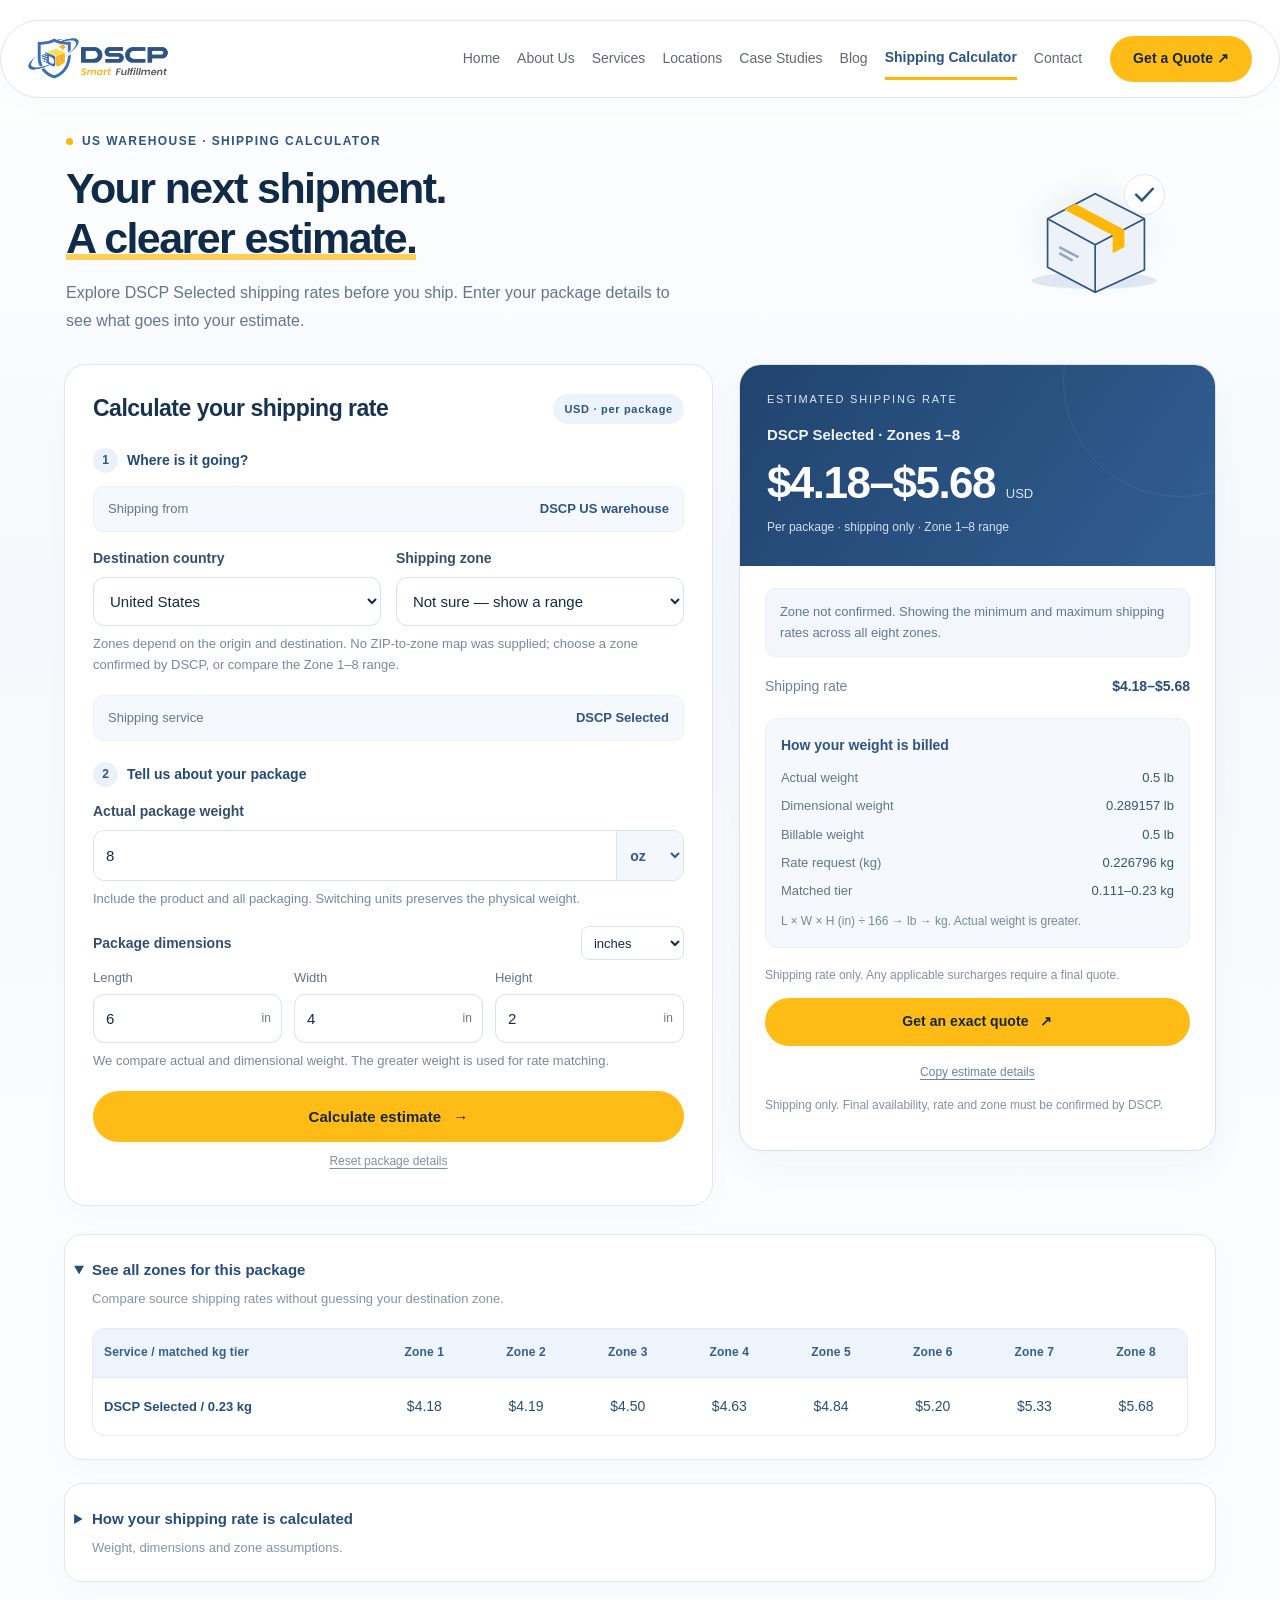
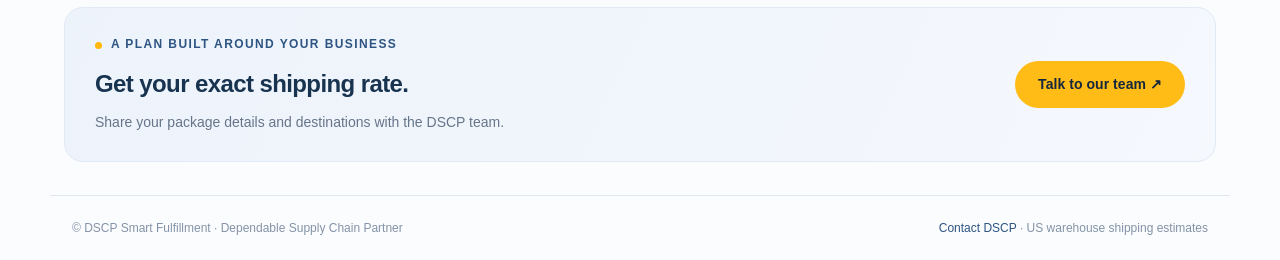
<file: index.html>
<!doctype html>
<html lang="en"><head><meta charset="utf-8"><meta name="viewport" content="width=device-width,initial-scale=1"><title>Shipping Calculator | DSCP Smart Fulfillment</title><meta name="description" content="Explore US warehouse shipping rates with a transparent breakdown of billable weight, shipping rates.">
<style>
:root{--navy:#2d5482;--dark:#142b48;--yellow:#ffb808;--muted:#66758a;--line:#dce3eb;--pale:#f3f6fa;--white:#fff}*{box-sizing:border-box}html{scroll-behavior:smooth;scroll-padding-top:25px}body{margin:0;color:var(--dark);background:#fbfcfe;font:15px/1.6 'Poppins','Segoe UI',Arial,sans-serif}a{color:var(--navy);text-decoration:none}button,input,select,textarea{font:inherit}button,a,input,select,summary{ -webkit-tap-highlight-color:transparent}button{cursor:pointer}button:focus-visible,a:focus-visible,summary:focus-visible{outline:3px solid #d89700;outline-offset:4px}input:focus,select:focus,textarea:focus{outline:2px solid var(--navy);outline-offset:2px}button:disabled{cursor:not-allowed;opacity:.5}header{max-width:1360px;margin:24px auto 0;border:1px solid #d6dce2;border-radius:60px;background:white;padding:19px 28px;display:flex;align-items:center;gap:28px} .brand{display:flex;align-items:center;gap:9px;min-width:148px;color:var(--navy)}.brand strong{font-size:29px;line-height:1;letter-spacing:-1px}.brand small{display:block;font-size:9px;font-style:italic;letter-spacing:.3px}.brand svg{width:39px;height:44px}.nav{display:flex;align-items:center;gap:23px;margin-left:auto;font-size:13px}.nav a{color:#626873;white-space:nowrap}.nav a.active{color:var(--navy);font-weight:700;border-bottom:3px solid var(--yellow);padding:8px 0}.btn{display:inline-flex;justify-content:center;align-items:center;gap:12px;border:0;border-radius:40px;padding:13px 23px;background:var(--yellow);color:#15273d;font-weight:650;line-height:1.4}.btn:hover{filter:brightness(.96);transform:translateY(-1px)}.btn.secondary{background:#fff;border:1px solid var(--line);color:var(--navy)}.menu{display:none;background:none;border:0;color:var(--navy);font-size:24px}main{max-width:1180px;margin:auto;padding:0 22px}.hero{padding:53px 0 30px;display:flex;justify-content:space-between;gap:30px;align-items:center}.eyebrow{display:flex;align-items:center;gap:9px;font-size:11px;letter-spacing:1.8px;font-weight:750;color:var(--navy);text-transform:uppercase}.dot{width:7px;height:7px;border-radius:50%;background:var(--yellow)}h1{font-size:46px;letter-spacing:-1.8px;line-height:1.2;margin:14px 0 18px;font-weight:700;color:#102b48}h1 em{font-style:normal;background:linear-gradient(transparent 79%,#ffcf5a 79%,#ffcf5a 94%,transparent 94%)}.hero p{max-width:610px;color:var(--muted);font-size:15px;margin:0}.hero-art{width:190px;height:160px;flex-shrink:0;background:radial-gradient(ellipse,#e6edf6,transparent 68%);position:relative}.hero-art svg{width:100%;height:100%}.mini-note{font-size:11px;color:var(--muted)}.layout{display:grid;grid-template-columns:minmax(0,1.38fr) minmax(320px,1fr);gap:25px;align-items:start}.panel{border:1px solid var(--line);border-radius:21px;background:white;box-shadow:0 8px 30px #19365605}.form-panel{padding:27px 30px}.panel-heading{display:flex;justify-content:space-between;align-items:center;gap:14px;margin-bottom:22px}.panel-heading h2{font-size:20px;margin:0;letter-spacing:-.4px}.pill{font-size:10px;letter-spacing:.5px;border-radius:30px;background:#edf3fa;color:var(--navy);padding:5px 10px;white-space:nowrap;font-weight:650}.section-label{display:flex;align-items:center;gap:10px;font-size:13px;font-weight:700;margin:24px 0 14px}.number{width:24px;height:24px;background:#eef3f9;border-radius:50%;text-align:center;line-height:24px;font-size:11px;color:var(--navy)}.section-label:first-of-type{margin-top:0}.fields{display:grid;grid-template-columns:1fr 1fr;gap:16px}.field label,.label{display:block;font-size:12px;font-weight:650;margin-bottom:7px;color:#42556d}input,select{border:1px solid #d8e0e9;border-radius:10px;background:#fff;width:100%;height:46px;padding:10px 12px;color:var(--dark);min-width:0}input[type=checkbox],input[type=radio]{width:16px;height:16px;accent-color:var(--navy);flex-shrink:0}input[aria-invalid=true]{border:2px solid #b74636}.helper{font-size:11px;line-height:1.55;color:var(--muted);margin:7px 0 0}.route{padding:10px 13px;border-radius:10px;background:var(--pale);font-size:12px;display:flex;justify-content:space-between;color:var(--navy);margin-bottom:17px}.route span:first-child{color:var(--muted)}.services{display:grid;grid-template-columns:1fr 1fr;gap:12px}.service{border:1px solid var(--line);border-radius:12px;padding:13px;cursor:pointer;display:flex;align-items:flex-start;gap:8px;position:relative}.service:has(input:checked){border:1.5px solid var(--navy);background:#f4f8fc}.service strong{font-size:12px;display:block}.service small{display:block;font-size:10px;color:var(--muted);margin-top:3px}.unit-input{display:flex;border:1px solid #d8e0e9;border-radius:10px;overflow:hidden}.unit-input input{border:0;border-radius:0}.unit-input select{width:73px;border:0;border-left:1px solid var(--line);border-radius:0;background:#f7f9fc;padding:9px}.dimensions{display:grid;grid-template-columns:1fr 1fr 1fr;gap:12px}.dim-top{display:flex;justify-content:space-between;align-items:center;margin:17px 0 7px}.dim-top .label{margin:0}.dim-top select{width:90px;height:30px;padding:3px 8px;font-size:11px}.dim-input{position:relative}.dim-input input{padding-right:25px}.dim-input span{position:absolute;right:11px;top:13px;font-size:11px;color:var(--muted)}.dimension-label{display:block;color:var(--muted);font-size:10px;margin-bottom:4px}.line{height:1px;background:#e7ecf1;margin:24px 0}.options{border:1px solid var(--line);border-radius:12px;padding:0 15px;margin-top:20px}.options summary{font-size:12px;font-weight:650;padding:14px 0;cursor:pointer}.options-content{padding-bottom:17px}.check{display:flex;gap:9px;align-items:center;font-size:12px;margin-top:13px}.calculate{width:100%;margin-top:22px;padding:15px}.reset{background:transparent;border:0;font-size:11px;color:var(--muted);text-decoration:underline;padding:8px}.form-foot{text-align:center;margin-top:4px}.result{overflow:hidden;position:sticky;top:22px}.result-head{background:var(--navy);padding:24px 26px 27px;color:white;position:relative}.result-head:after{content:'';position:absolute;right:-40px;top:-60px;width:170px;height:170px;border:1px solid #ffffff1a;border-radius:50%;pointer-events:none}.result-eyebrow{font-size:10px;letter-spacing:1.5px;opacity:.8}.result-service{font-size:14px;margin:14px 0 2px;font-weight:600}.price{font-size:42px;font-weight:700;letter-spacing:-1.4px;line-height:1.4;overflow-wrap:anywhere}.price small{font-size:13px;letter-spacing:0;font-weight:400}.result-caption{font-size:11px;opacity:.8;margin-top:3px;max-width:300px}.result-body{padding:22px 25px}.status{border-radius:9px;padding:10px 12px;background:#fff8e6;color:#775210;font-size:11px;line-height:1.6;margin:0 0 17px}.status.error{background:#fff0ed;color:#9a3527}.status.good{background:#edf6f1;color:#286346}.breakdown{margin:0}.breakdown div{display:flex;justify-content:space-between;gap:20px;margin:11px 0;font-size:12px}.breakdown dt{color:var(--muted)}.breakdown dd{margin:0;text-align:right;font-variant-numeric:tabular-nums;font-weight:650;white-space:nowrap}.breakdown .total{border-top:1px solid var(--line);padding-top:13px;margin-top:16px;font-size:14px}.breakdown .total dt{color:var(--dark);font-weight:650}.weight-box{background:#f4f7fb;padding:13px;border-radius:12px;margin:20px 0;font-size:11px}.weight-box .weight-title{font-weight:700;color:var(--navy);margin-bottom:8px}.weight-box dl{margin:0}.weight-box dl div{display:flex;justify-content:space-between;margin:4px 0;gap:10px}.weight-box dd{margin:0;font-variant-numeric:tabular-nums}.weight-box dt{color:var(--muted)}.quote-btn{width:100%;margin:6px 0}.copy{display:block;margin:8px auto 0;border:0;background:none;color:var(--navy);font-size:11px;text-decoration:underline}.disclaimer{color:var(--muted);font-size:10px;line-height:1.6;margin-top:12px}.below{margin:36px 0 0}.section-title{display:flex;align-items:flex-end;justify-content:space-between;gap:18px;margin-bottom:18px}.section-title h2{font-size:23px;letter-spacing:-.5px;margin:0}.section-title p{margin:4px 0 0;font-size:12px;color:var(--muted)}.comparison{display:grid;grid-template-columns:1fr 1fr;gap:18px}.compare-card{background:#fff;border:1px solid var(--line);border-radius:15px;padding:20px;display:flex;justify-content:space-between;align-items:center;gap:12px}.compare-card.chosen{border-color:var(--navy)}.compare-card strong{font-size:13px}.compare-card p{font-size:11px;color:var(--muted);margin:4px 0}.compare-card .amount{font-size:20px;color:var(--navy);font-weight:700;white-space:nowrap}.compare-card button{background:#edf3fa;color:var(--navy);border:0;border-radius:20px;font-size:11px;padding:5px 12px}.ref{margin-top:26px;padding:23px 27px}.ref summary{font-weight:650;cursor:pointer;list-style-position:outside}.ref summary span{display:block;font-size:11px;font-weight:400;color:var(--muted);margin-top:5px}.ref details>div{margin-top:20px}.table-wrap{overflow:auto}table{border-collapse:collapse;width:100%;font-size:11px;white-space:nowrap}th,td{padding:10px 12px;border-bottom:1px solid var(--line);text-align:left}th{background:var(--pale);color:var(--navy);font-weight:700}td{font-variant-numeric:tabular-nums}td:first-child{font-weight:600}.ref-grid{display:grid;grid-template-columns:1fr 1fr;gap:25px}.ref h3{font-size:13px;margin:0 0 8px}.ref p,.ref li{font-size:12px;color:var(--muted)}.ref ul{padding-left:18px}.source-note{background:#f5f8fc;border-left:3px solid var(--navy);padding:12px 14px;font-size:11px;color:var(--muted);margin:18px 0 0}.bottom-cta{background:#edf3fa;border-radius:20px;padding:30px;display:flex;align-items:center;justify-content:space-between;gap:20px;margin:28px 0 40px}.bottom-cta h2{font-size:24px;margin:0 0 7px}.bottom-cta p{color:var(--muted);font-size:12px;margin:0}.footer{border-top:1px solid var(--line);padding:24px;display:flex;justify-content:space-between;gap:18px;max-width:1180px;margin:auto;font-size:11px;color:var(--muted)}.proto-bar{font-size:10px;text-align:center;padding:7px 15px;background:#eaf0f7;color:var(--navy);letter-spacing:.2px}.proto-bar a{text-decoration:underline;margin-left:7px}.placement{border-left:3px solid var(--yellow);padding:12px 18px;margin:0 0 28px;background:#fffaf0;color:#6c592f;font-size:12px}.placement strong{color:var(--dark)}.toast{position:fixed;bottom:24px;left:50%;transform:translateX(-50%);background:var(--dark);color:white;border-radius:10px;padding:12px 22px;font-size:12px;z-index:10;box-shadow:0 5px 25px #0002}.empty{font-size:24px;letter-spacing:-.5px}dialog{border:1px solid var(--line);border-radius:18px;max-width:570px;width:calc(100% - 32px);padding:0;color:var(--dark);box-shadow:0 30px 100px #0003}dialog::backdrop{background:#102b4866}.modal-head,.modal-foot{padding:18px 22px;display:flex;justify-content:space-between;gap:14px;align-items:center}.modal-head{border-bottom:1px solid var(--line)}.modal-head h2{margin:0;font-size:18px}.modal-head button{border:0;background:none;font-size:25px}.modal-body{padding:20px 22px;max-height:55vh;overflow:auto}.modal-body textarea{width:100%;min-height:240px;border:1px solid var(--line);border-radius:10px;padding:12px;font-size:12px;resize:vertical}.modal-body p{font-size:12px;color:var(--muted)}.modal-foot{border-top:1px solid var(--line)}[hidden]{display:none!important}@media(min-width:1500px){header{margin-top:30px}}@media(max-width:1200px){header{margin:18px 22px 0;gap:15px;padding:16px 23px}.nav{gap:15px;font-size:12px}header>.btn{padding:12px 17px;font-size:12px}}@media(max-width:980px){.nav{display:none}.menu{display:block;margin-left:auto}header>.btn{margin-left:0}.nav.open{display:flex;position:absolute;top:105px;left:22px;right:22px;background:white;padding:20px;flex-wrap:wrap;border:1px solid var(--line);border-radius:15px;z-index:3;box-shadow:0 10px 25px #0001}.layout{grid-template-columns:minmax(0,1.2fr) minmax(290px,1fr);gap:18px}.form-panel{padding:23px 20px}.result-body{padding:20px}.price{font-size:35px}h1{font-size:40px}.hero-art{width:130px}}@media(max-width:730px){header{margin:14px 14px 0;padding:14px 18px}.brand{min-width:0}.brand strong{font-size:24px}.brand svg{width:30px;height:34px}.brand small{font-size:8px}header>.btn{font-size:10px;padding:10px 13px}.menu{font-size:20px}main{padding:0 17px}.hero{padding:35px 4px 25px}.hero-art{display:none}h1{font-size:36px;letter-spacing:-1.2px}.hero p{font-size:13px}.layout{grid-template-columns:1fr}.result{position:static}.result-head{padding:22px 24px}.price{font-size:43px}.form-panel{padding:24px 20px}.comparison,.ref-grid{grid-template-columns:1fr}.compare-card{padding:18px}.section-title{align-items:flex-start}.ref{padding:20px}.bottom-cta{padding:25px;align-items:flex-start;flex-direction:column}.bottom-cta h2{font-size:23px}.footer{flex-direction:column;padding:20px}.placement{font-size:11px}.proto-bar{font-size:9px}.fields{gap:12px}.service{padding:11px 9px}.service strong{font-size:11px}.section-title h2{font-size:21px}}@media(prefers-reduced-motion:reduce){html{scroll-behavior:auto}.btn:hover{transform:none}}

/* Customer-facing visual refinement */
body{background:linear-gradient(180deg,#fff 0,#f5f8fc 600px,#fbfcfe 1200px);color:#18334f;-webkit-font-smoothing:antialiased}
header{max-width:1320px;padding:15px 27px;margin-top:20px;box-shadow:0 5px 24px #264b7606;border-color:#e0e6ee}
.nav{gap:21px;font-size:12px}.nav a{transition:color .18s}.nav a:hover{color:var(--navy)}
main{max-width:1196px}.hero{padding:34px 2px 29px;gap:25px}.eyebrow{font-size:10px;letter-spacing:1.65px}
h1{font-size:43px;line-height:1.16;letter-spacing:-1.6px;margin:13px 0 15px}h1 em{background:linear-gradient(transparent 83%,#ffce54 83%,#ffce54 96%,transparent 96%)}
.hero p{font-size:14px;max-width:625px;line-height:1.7}.hero-art{width:167px;height:138px;margin-right:37px}
.layout{grid-template-columns:minmax(0,1.36fr) minmax(340px,1fr);gap:26px}
.panel{border-color:#e0e7f0;border-radius:22px;box-shadow:0 9px 32px #173d6905}
.form-panel{padding:25px 28px}.panel-heading{margin-bottom:20px}.panel-heading h2{font-size:21px;letter-spacing:-.5px}.pill{background:#edf3fa;padding:6px 11px;letter-spacing:.7px;font-size:9px}
.section-label{margin:21px 0 13px;gap:9px;color:#234a75;font-size:12px}.number{background:#eaf1f9;width:25px;height:25px;line-height:25px;font-weight:750}
.route{border:1px solid #edf1f6;background:#f5f8fc;padding:10px 13px;border-radius:10px;font-size:11px;margin-bottom:15px}
.field label,.label{font-size:12px;color:#354e6b;margin-bottom:7px}.fields{gap:15px}
input,select{height:46px;border-color:#d9e2ed;border-radius:11px;background:#fff;font-size:13px;transition:border-color .18s,box-shadow .18s}
input:hover,select:hover{border-color:#97adc7}input:focus,select:focus{outline:0;border-color:#4b75a5;box-shadow:0 0 0 3px #2d548210}
.helper{font-size:10px;color:#78889c;line-height:1.65;margin-top:7px}
.unit-input{border-color:#d9e2ed;border-radius:11px}.unit-input input:focus{box-shadow:none}.unit-input:focus-within{border-color:#4b75a5;box-shadow:0 0 0 3px #2d548210}
.unit-input select{font-size:12px;font-weight:650;color:#315b89;background:#f4f7fb}.dim-top{margin-top:17px}.dim-top select{height:30px;font-size:10px;border-radius:8px}.dimensions{gap:12px}.dimension-label{font-size:10px;margin-bottom:5px}.dim-input span{font-size:10px;top:14px}
.btn{transition:background .18s,box-shadow .18s,transform .18s;font-size:12px;letter-spacing:.05px;background:#ffbc16}.btn:hover{box-shadow:0 5px 15px #ffb80825;filter:none;background:#ffb808}
.calculate{padding:14px;margin-top:20px;font-size:13px}.reset{font-size:10px;color:#8190a2;text-underline-offset:3px}.form-foot{margin-top:2px}
.result{box-shadow:0 14px 40px #173d6909;border-color:#d7e2ef}.result-head{padding:25px 27px 28px;background:linear-gradient(125deg,#21446e,#315e91)}
.result-head:after{width:230px;height:230px;right:-80px;top:-100px;border-color:#ffffff12}.result-eyebrow{font-size:9px;letter-spacing:1.8px;color:#d9e8f8;opacity:1}
.result-service{font-size:13px;margin-top:15px;color:#eef5ff}.price{font-size:44px;letter-spacing:-1.5px;font-variant-numeric:tabular-nums;margin-top:3px;line-height:1.45}.price small{font-size:11px;color:#d9e7f5;font-weight:500}.result-caption{font-size:10px;line-height:1.65;color:#d0e0f1;opacity:1}
.result-body{padding:22px 25px}.status{background:#f3f7fc;color:#607894;border:1px solid #eaf0f8;border-radius:10px;font-size:10px;padding:10px 12px;margin-bottom:18px}.status.error{background:#fff2ef;border-color:#f8d8d0;color:#9a3527}
.breakdown div{font-size:12px}.breakdown dt{color:#718198}.breakdown dd{color:#244e7c}.weight-box{background:#f5f8fc;border:1px solid #eaf0f7;border-radius:13px;padding:15px;margin:20px 0 17px}.weight-box .weight-title{font-size:11px;margin-bottom:10px}.weight-box dl div{margin:6px 0;font-size:10px}.weight-box dd{color:#355675}.weight-box .helper{font-size:9px;line-height:1.65;margin-top:10px}
.disclaimer{font-size:9px;line-height:1.7;color:#8391a3}.quote-btn{padding:14px 18px;font-size:12px;margin-top:13px}.copy{font-size:10px;color:#6c83a1;text-underline-offset:3px;margin-top:10px}
.ref{padding:23px 27px;margin-top:23px;border-radius:18px}.ref summary{font-size:13px;color:#264c78}.ref summary span{font-size:10px;color:#8593a5;margin-top:5px}.ref details>div{margin-top:19px}
.zone-rates{margin-top:28px}.zone-rates table{border:1px solid #e4ebf4;border-radius:12px;border-collapse:separate;border-spacing:0;overflow:hidden}.zone-rates th{background:#eef4fb;color:#355e8a;font-size:10px;letter-spacing:.15px;padding:13px 12px;border-bottom:1px solid #e2eaf4}.zone-rates td{font-size:12px;padding:16px 12px;color:#284e78;border-bottom:0}.zone-rates th:not(:first-child),.zone-rates td:not(:first-child){text-align:center}.zone-rates td:first-child{font-size:11px}.zone-rates tr:hover td{background:#f9fbfe}.ref h3{color:#34587f}.ref li{font-size:11px;line-height:1.85;margin-bottom:7px}.bottom-cta{margin-top:25px;margin-bottom:33px;border:1px solid #e0e9f4;background:linear-gradient(115deg,#edf3fb,#f5f8fd);padding:27px 30px;border-radius:19px}.bottom-cta h2{font-size:24px;letter-spacing:-.6px;margin-top:9px}.bottom-cta p{font-size:11px}.bottom-cta .btn{padding:14px 23px;flex-shrink:0}.footer{font-size:10px;color:#8393a7;border-color:#e0e7ef;padding:22px}
@media(max-width:1200px){header{margin:18px 22px 0}.nav{gap:14px;font-size:11px}header>.btn{font-size:11px}}
@media(max-width:980px){.layout{grid-template-columns:minmax(0,1.15fr) minmax(300px,1fr);gap:18px}.form-panel{padding:23px 20px}.hero-art{margin-right:5px;width:135px}.price{font-size:36px}.nav.open{font-size:12px}.ref{padding:22px}.zone-rates th,.zone-rates td{padding-left:10px;padding-right:10px}}
@media(max-width:730px){header{margin:14px 14px 0;padding:14px 18px}.layout{grid-template-columns:1fr}.hero{padding:30px 3px 24px}h1{font-size:35px;letter-spacing:-1.1px}.hero p{font-size:12px;line-height:1.75}.form-panel{padding:23px 20px}.panel-heading h2{font-size:20px}.result-head{padding:23px 25px}.price{font-size:43px}.result-body{padding:21px 23px}.ref{padding:21px 20px;margin-top:19px}.zone-rates{margin-top:23px}.zone-rates table{min-width:790px}.bottom-cta{padding:24px;margin-top:21px}.bottom-cta h2{font-size:23px}.footer{padding:20px}.section-label{margin-top:20px}.hero-art{display:none}.btn{font-size:12px}header>.btn{font-size:10px}}


/* Readability: comfortable customer-facing text sizes */
body{font-size:16px;line-height:1.65}
.nav{font-size:14px;gap:17px}.eyebrow{font-size:12px;letter-spacing:1.4px}
.hero p{font-size:16px;line-height:1.75}.panel-heading h2{font-size:23px}
.pill{font-size:11px}.section-label{font-size:14px}.number{font-size:12px}
.route{font-size:13px;padding:11px 14px}.field label,.label{font-size:14px}
input,select{font-size:15px;height:49px}.unit-input select{font-size:14px}
.helper{font-size:13px;line-height:1.65}.dimension-label{font-size:13px}
.dim-input span{font-size:12px;top:15px}.dim-top select{font-size:13px;height:34px;width:103px}
.btn{font-size:14px}.calculate{font-size:15px;padding:15px}.reset{font-size:12px}
.result-eyebrow{font-size:11px}.result-service{font-size:15px}.price small{font-size:13px}
.result-caption{font-size:12px}.status{font-size:13px;line-height:1.65;padding:12px 14px}
.breakdown div{font-size:14px}.weight-box .weight-title{font-size:14px}
.weight-box dl div{font-size:13px;line-height:1.65;gap:12px;margin:7px 0}
.weight-box .helper{font-size:12px}.disclaimer{font-size:12px;line-height:1.7}
.quote-btn{font-size:14px}.copy{font-size:12px}
.ref summary{font-size:15px}.ref summary span{font-size:13px;line-height:1.65}
.zone-rates th{font-size:12px;padding:14px 11px}.zone-rates td{font-size:14px;padding:17px 11px}
.zone-rates td:first-child{font-size:13px}.zone-rates table{min-width:850px}
.ref li,.ref p{font-size:14px;line-height:1.8}.ref h3{font-size:15px}
.bottom-cta p{font-size:14px}.bottom-cta .btn{font-size:14px}.footer{font-size:12px;line-height:1.7}
.modal-body p,.modal-body textarea{font-size:14px}
@media(max-width:1200px){header{gap:16px}.nav{font-size:13px;gap:12px}header>.btn{font-size:13px;padding:12px 17px}}
@media(min-width:981px) and (max-width:1120px){.nav{gap:9px;font-size:12px}.brand{min-width:135px}header{gap:12px;padding-left:20px;padding-right:20px}header>.btn{font-size:12px;padding:12px 14px}}
@media(max-width:980px){.nav.open{font-size:14px}.weight-box dl div{font-size:12px}.result-body{padding:21px}.price{font-size:34px}}
@media(max-width:730px){.hero p{font-size:15px}.panel-heading h2{font-size:21px}.pill{font-size:10px}.section-label{font-size:14px}.route{font-size:13px}.field label,.label{font-size:13px}input,select{font-size:15px}.helper{font-size:12px}.dimension-label{font-size:12px}.result-service{font-size:15px}.price{font-size:39px}.weight-box dl div{font-size:13px}.status{font-size:13px}.ref summary{font-size:15px}.ref summary span{font-size:12px}.bottom-cta p{font-size:13px}.footer{font-size:12px}header>.btn{font-size:12px;padding:11px 13px}.brand{min-width:0}.brand img{width:126px!important}.btn{font-size:14px}}

</style></head><body>

<header><a class="brand" href="https://dscpsmartfulfillment.com/" aria-label="DSCP homepage"><img style="width:140px;height:auto;max-width:100%" src="[data-uri]" alt="DSCP Smart Fulfillment"></a><nav class="nav" id="nav" aria-label="Main navigation"><a href="https://dscpsmartfulfillment.com/">Home</a><a href="https://dscpsmartfulfillment.com/about-us/">About Us</a><a href="https://dscpsmartfulfillment.com/services/">Services</a><a href="https://dscpsmartfulfillment.com/locations/">Locations</a><a href="https://dscpsmartfulfillment.com/case-studies/">Case Studies</a><a href="https://dscpsmartfulfillment.com/blog/">Blog</a><a href="#calculator" class="active" aria-current="page">Shipping Calculator</a><a href="https://dscpsmartfulfillment.com/contact/">Contact</a></nav><button class="menu" id="menu" aria-label="Toggle navigation" aria-expanded="false">☰</button><a class="btn" href="https://dscpsmartfulfillment.com/contact/">Get a Quote ↗</a></header>
<main><section class="hero"><div><div class="eyebrow"><span class="dot"></span> US warehouse · Shipping calculator</div><h1>Your next shipment.<br><em>A clearer estimate.</em></h1><p>Explore DSCP Selected shipping rates before you ship. Enter your package details to see what goes into your estimate.</p></div><div class="hero-art" aria-hidden="true"><svg viewBox="0 0 200 160" fill="none"><ellipse cx="101" cy="137" rx="75" ry="10" fill="#dfe8f2"/><path d="M45 63 102 33l59 30v61l-59 27-57-30Z" fill="#edf2f8" stroke="#2d5482" stroke-width="2"/><path d="m45 63 57 31 59-31M102 94v57" stroke="#2d5482" stroke-width="2"/><path d="m78 45 59 31v21l-14 7V83L65 52Z" fill="#ffb808"/><path d="m59 97 23 12m-23-5 16 9" stroke="#91a6c0" stroke-width="3"/><circle cx="161" cy="34" r="24" fill="white" stroke="#dce3eb"/><path d="m151 34 7 7 13-14" stroke="#2d5482" stroke-width="3" stroke-linecap="round"/></svg></div></section>
<div class="layout" id="calculator"><section class="panel form-panel" aria-labelledby="package-heading"><div class="panel-heading"><h2 id="package-heading">Calculate your shipping rate</h2><span class="pill">USD · per package</span></div><form id="shipping-form" novalidate>
<div class="section-label"><span class="number">1</span> Where is it going?</div><div class="route"><span>Shipping from</span><strong>DSCP US warehouse</strong></div><div class="fields"><div class="field"><label for="country">Destination country</label><select id="country"><option value="US">United States</option><option value="OTHER">Another country — request a quote</option></select></div><div class="field"><label for="zone">Shipping zone</label><select id="zone"><option value="">Not sure — show a range</option><option value="1">Zone 1</option><option value="2">Zone 2</option><option value="3">Zone 3</option><option value="4">Zone 4</option><option value="5">Zone 5</option><option value="6">Zone 6</option><option value="7">Zone 7</option><option value="8">Zone 8</option></select></div></div><p class="helper">Zones depend on the origin and destination. No ZIP-to-zone map was supplied; choose a zone confirmed by DSCP, or compare the Zone 1–8 range.</p>
<div class="route" style="margin-top:20px"><span>Shipping service</span><strong>DSCP Selected</strong></div><div class="section-label"><span class="number">2</span> Tell us about your package</div><div class="field"><label for="weight">Actual package weight</label><div class="unit-input"><input type="number" id="weight" value="8" min="0" step="any" inputmode="decimal" aria-describedby="weight-help"><select id="weight-unit" aria-label="Weight unit"><option value="oz">oz</option><option value="lb">lb</option><option value="kg">kg</option></select></div><p class="helper" id="weight-help">Include the product and all packaging. Switching units preserves the physical weight.</p></div>
<div class="dim-top"><span class="label">Package dimensions</span><select id="dim-unit" aria-label="Dimension unit"><option value="in">inches</option><option value="cm">cm</option></select></div><div class="dimensions"><div><label class="dimension-label" for="length">Length</label><div class="dim-input"><input id="length" type="number" min="0" step="any" value="6" inputmode="decimal"><span class="dim-symbol">in</span></div></div><div><label class="dimension-label" for="width">Width</label><div class="dim-input"><input id="width" type="number" min="0" step="any" value="4" inputmode="decimal"><span class="dim-symbol">in</span></div></div><div><label class="dimension-label" for="height">Height</label><div class="dim-input"><input id="height" type="number" min="0" step="any" value="2" inputmode="decimal"><span class="dim-symbol">in</span></div></div></div><p class="helper">We compare actual and dimensional weight. The greater weight is used for rate matching.</p>

<button class="btn calculate" type="submit">Calculate estimate <span aria-hidden="true">→</span></button><div class="form-foot"><button class="reset" type="button" id="reset">Reset package details</button></div></form></section>
<aside class="panel result" aria-label="Shipping estimate" aria-live="polite" aria-atomic="true"><div class="result-head"><div class="result-eyebrow">ESTIMATED SHIPPING RATE</div><div class="result-service" id="result-service">DSCP Selected</div><div class="price" id="price">—</div><div class="result-caption" id="result-caption">Per package · USD · shipping only</div></div><div class="result-body"><div id="status" class="status"></div><dl class="breakdown" id="breakdown"></dl><div class="weight-box" id="weight-box"></div><div class="disclaimer" id="exclusions"></div><button class="btn quote-btn" id="quote">Get an exact quote <span aria-hidden="true">↗</span></button><button type="button" class="copy" id="copy">Copy estimate details</button><p class="disclaimer">Shipping only. Final availability, rate and zone must be confirmed by DSCP.</p></div></aside></div>

<section class="panel ref zone-rates"><details open><summary>See all zones for this package<span>Compare source shipping rates without guessing your destination zone.</span></summary><div class="table-wrap"><table><thead><tr><th>Service / matched kg tier</th><th>Zone 1</th><th>Zone 2</th><th>Zone 3</th><th>Zone 4</th><th>Zone 5</th><th>Zone 6</th><th>Zone 7</th><th>Zone 8</th></tr></thead><tbody id="zone-table"></tbody></table></div></details></section>

<section class="panel ref" id="assumptions"><details><summary>How your shipping rate is calculated<span>Weight, dimensions and zone assumptions.</span></summary><div><ul><li>Enter weight in oz, lb or kg. 1 lb = 16 oz = 0.45359237 kg. Unit switches preserve actual weight.</li><li>Dimensional weight: L × W × H (in) ÷ 166 in lb, or L × W × H (cm) ÷ 6,000 in kg. Both formulas come from the supplied PDF and are not exactly equivalent; switching dimension units can change the result.</li><li>The greater of actual and dimensional weight is converted to kg and matched against the system export’s exact inclusive start/end ranges. No unprovided rounding rule is applied. Weights between exported bands require confirmation.</li><li>Choose a zone confirmed by DSCP. No ZIP-to-zone mapping was supplied. When the zone is unknown, the range covers Zones 1–8.</li><li>Shipping rates only. Final eligibility and any applicable surcharges require confirmation.</li></ul></div></details></section>
<section class="bottom-cta"><div><div class="eyebrow"><span class="dot"></span> A plan built around your business</div><h2>Get your exact shipping rate.</h2><p>Share your package details and destinations with the DSCP team.</p></div><button class="btn" id="bottom-quote">Talk to our team ↗</button></section>

</main><footer class="footer"><span>© DSCP Smart Fulfillment · Dependable Supply Chain Partner</span><span><a href="https://dscpsmartfulfillment.com/contact/">Contact DSCP</a> · US warehouse shipping estimates</span></footer>
<dialog id="quote-dialog" aria-labelledby="quote-title"><div class="modal-head"><h2 id="quote-title">Take your estimate to DSCP</h2><button id="close-dialog" aria-label="Close quote summary">×</button></div><div class="modal-body"><p>Copy this summary into the DSCP contact form. The contact page opens separately; this prototype does not send or prefill your information.</p><textarea id="quote-summary" aria-label="Estimate summary" readonly></textarea></div><div class="modal-foot"><button class="btn secondary" id="modal-copy">Copy details</button><a class="btn" href="https://dscpsmartfulfillment.com/contact/" target="_blank" rel="noopener">Open contact form ↗</a></div></dialog><div class="toast" id="toast" role="status" hidden></div>
<script>'use strict';
const DATA=[{"start":0.0,"end":0.11,"zone":1,"rate":4.18},{"start":0.111,"end":0.23,"zone":1,"rate":4.18},{"start":0.231,"end":0.34,"zone":1,"rate":4.79},{"start":0.341,"end":0.41,"zone":1,"rate":5.03},{"start":0.411,"end":0.42,"zone":1,"rate":5.03},{"start":0.421,"end":0.45,"zone":1,"rate":5.03},{"start":0.451,"end":0.91,"zone":1,"rate":5.07},{"start":0.911,"end":1.36,"zone":1,"rate":5.13},{"start":1.361,"end":1.82,"zone":1,"rate":5.29},{"start":1.821,"end":2.27,"zone":1,"rate":5.45},{"start":2.271,"end":2.72,"zone":1,"rate":6.29},{"start":2.721,"end":3.18,"zone":1,"rate":6.42},{"start":3.181,"end":3.63,"zone":1,"rate":6.56},{"start":3.631,"end":4.09,"zone":1,"rate":6.71},{"start":4.091,"end":4.54,"zone":1,"rate":6.88},{"start":4.541,"end":4.99,"zone":1,"rate":8.51},{"start":4.991,"end":5.45,"zone":1,"rate":8.69},{"start":5.451,"end":5.9,"zone":1,"rate":8.78},{"start":5.901,"end":6.36,"zone":1,"rate":8.91},{"start":6.361,"end":6.81,"zone":1,"rate":9.07},{"start":6.811,"end":7.26,"zone":1,"rate":10.59},{"start":7.261,"end":7.72,"zone":1,"rate":10.8},{"start":7.721,"end":8.17,"zone":1,"rate":11.03},{"start":8.171,"end":8.63,"zone":1,"rate":11.25},{"start":8.631,"end":9.08,"zone":1,"rate":11.52},{"start":0.0,"end":0.11,"zone":2,"rate":4.19},{"start":0.111,"end":0.23,"zone":2,"rate":4.19},{"start":0.231,"end":0.34,"zone":2,"rate":4.84},{"start":0.341,"end":0.41,"zone":2,"rate":5.03},{"start":0.411,"end":0.42,"zone":2,"rate":5.03},{"start":0.421,"end":0.45,"zone":2,"rate":5.03},{"start":0.451,"end":0.91,"zone":2,"rate":5.07},{"start":0.911,"end":1.36,"zone":2,"rate":5.13},{"start":1.361,"end":1.82,"zone":2,"rate":5.29},{"start":1.821,"end":2.27,"zone":2,"rate":5.45},{"start":2.271,"end":2.72,"zone":2,"rate":6.29},{"start":2.721,"end":3.18,"zone":2,"rate":6.42},{"start":3.181,"end":3.63,"zone":2,"rate":6.56},{"start":3.631,"end":4.09,"zone":2,"rate":6.71},{"start":4.091,"end":4.54,"zone":2,"rate":6.88},{"start":4.541,"end":4.99,"zone":2,"rate":8.51},{"start":4.991,"end":5.45,"zone":2,"rate":8.69},{"start":5.451,"end":5.9,"zone":2,"rate":8.78},{"start":5.901,"end":6.36,"zone":2,"rate":8.91},{"start":6.361,"end":6.81,"zone":2,"rate":9.07},{"start":6.811,"end":7.26,"zone":2,"rate":10.69},{"start":7.261,"end":7.72,"zone":2,"rate":10.93},{"start":7.721,"end":8.17,"zone":2,"rate":11.15},{"start":8.171,"end":8.63,"zone":2,"rate":11.39},{"start":8.631,"end":9.08,"zone":2,"rate":11.68},{"start":0.0,"end":0.11,"zone":3,"rate":4.5},{"start":0.111,"end":0.23,"zone":3,"rate":4.5},{"start":0.231,"end":0.34,"zone":3,"rate":4.95},{"start":0.341,"end":0.41,"zone":3,"rate":5.87},{"start":0.411,"end":0.42,"zone":3,"rate":5.87},{"start":0.421,"end":0.45,"zone":3,"rate":5.93},{"start":0.451,"end":0.91,"zone":3,"rate":6.09},{"start":0.911,"end":1.36,"zone":3,"rate":6.37},{"start":1.361,"end":1.82,"zone":3,"rate":6.97},{"start":1.821,"end":2.27,"zone":3,"rate":7.23},{"start":2.271,"end":2.72,"zone":3,"rate":7.78},{"start":2.721,"end":3.18,"zone":3,"rate":8.12},{"start":3.181,"end":3.63,"zone":3,"rate":8.52},{"start":3.631,"end":4.09,"zone":3,"rate":8.86},{"start":4.091,"end":4.54,"zone":3,"rate":9.24},{"start":4.541,"end":4.99,"zone":3,"rate":11.25},{"start":4.991,"end":5.45,"zone":3,"rate":11.62},{"start":5.451,"end":5.9,"zone":3,"rate":11.85},{"start":5.901,"end":6.36,"zone":3,"rate":12.21},{"start":6.361,"end":6.81,"zone":3,"rate":12.64},{"start":6.811,"end":7.26,"zone":3,"rate":11.57},{"start":7.261,"end":7.72,"zone":3,"rate":11.83},{"start":7.721,"end":8.17,"zone":3,"rate":12.11},{"start":8.171,"end":8.63,"zone":3,"rate":12.37},{"start":8.631,"end":9.08,"zone":3,"rate":12.75},{"start":0.0,"end":0.11,"zone":4,"rate":4.63},{"start":0.111,"end":0.23,"zone":4,"rate":4.63},{"start":0.231,"end":0.34,"zone":4,"rate":5.15},{"start":0.341,"end":0.41,"zone":4,"rate":5.88},{"start":0.411,"end":0.42,"zone":4,"rate":5.88},{"start":0.421,"end":0.45,"zone":4,"rate":6.1},{"start":0.451,"end":0.91,"zone":4,"rate":6.41},{"start":0.911,"end":1.36,"zone":4,"rate":6.77},{"start":1.361,"end":1.82,"zone":4,"rate":7.43},{"start":1.821,"end":2.27,"zone":4,"rate":7.98},{"start":2.271,"end":2.72,"zone":4,"rate":8.6},{"start":2.721,"end":3.18,"zone":4,"rate":9.03},{"start":3.181,"end":3.63,"zone":4,"rate":9.58},{"start":3.631,"end":4.09,"zone":4,"rate":9.87},{"start":4.091,"end":4.54,"zone":4,"rate":10.54},{"start":4.541,"end":4.99,"zone":4,"rate":12.61},{"start":4.991,"end":5.45,"zone":4,"rate":13.1},{"start":5.451,"end":5.9,"zone":4,"rate":13.44},{"start":5.901,"end":6.36,"zone":4,"rate":13.94},{"start":6.361,"end":6.81,"zone":4,"rate":14.48},{"start":6.811,"end":7.26,"zone":4,"rate":13.48},{"start":7.261,"end":7.72,"zone":4,"rate":13.84},{"start":7.721,"end":8.17,"zone":4,"rate":14.21},{"start":8.171,"end":8.63,"zone":4,"rate":14.56},{"start":8.631,"end":9.08,"zone":4,"rate":14.94},{"start":0.0,"end":0.11,"zone":5,"rate":4.76},{"start":0.111,"end":0.23,"zone":5,"rate":4.84},{"start":0.231,"end":0.34,"zone":5,"rate":5.47},{"start":0.341,"end":0.41,"zone":5,"rate":5.95},{"start":0.411,"end":0.42,"zone":5,"rate":5.95},{"start":0.421,"end":0.45,"zone":5,"rate":6.13},{"start":0.451,"end":0.91,"zone":5,"rate":6.77},{"start":0.911,"end":1.36,"zone":5,"rate":7.3},{"start":1.361,"end":1.82,"zone":5,"rate":7.94},{"start":1.821,"end":2.27,"zone":5,"rate":8.52},{"start":2.271,"end":2.72,"zone":5,"rate":9.32},{"start":2.721,"end":3.18,"zone":5,"rate":9.83},{"start":3.181,"end":3.63,"zone":5,"rate":10.33},{"start":3.631,"end":4.09,"zone":5,"rate":10.91},{"start":4.091,"end":4.54,"zone":5,"rate":11.29},{"start":4.541,"end":4.99,"zone":5,"rate":13.76},{"start":4.991,"end":5.45,"zone":5,"rate":14.25},{"start":5.451,"end":5.9,"zone":5,"rate":14.67},{"start":5.901,"end":6.36,"zone":5,"rate":15.16},{"start":6.361,"end":6.81,"zone":5,"rate":15.65},{"start":6.811,"end":7.26,"zone":5,"rate":17.47},{"start":7.261,"end":7.72,"zone":5,"rate":17.97},{"start":7.721,"end":8.17,"zone":5,"rate":18.5},{"start":8.171,"end":8.63,"zone":5,"rate":19.03},{"start":8.631,"end":9.08,"zone":5,"rate":19.74},{"start":0.0,"end":0.11,"zone":6,"rate":4.96},{"start":0.111,"end":0.23,"zone":6,"rate":5.2},{"start":0.231,"end":0.34,"zone":6,"rate":6.01},{"start":0.341,"end":0.41,"zone":6,"rate":6.14},{"start":0.411,"end":0.42,"zone":6,"rate":6.14},{"start":0.421,"end":0.45,"zone":6,"rate":6.29},{"start":0.451,"end":0.91,"zone":6,"rate":6.92},{"start":0.911,"end":1.36,"zone":6,"rate":7.4},{"start":1.361,"end":1.82,"zone":6,"rate":8.09},{"start":1.821,"end":2.27,"zone":6,"rate":8.86},{"start":2.271,"end":2.72,"zone":6,"rate":9.41},{"start":2.721,"end":3.18,"zone":6,"rate":9.92},{"start":3.181,"end":3.63,"zone":6,"rate":10.62},{"start":3.631,"end":4.09,"zone":6,"rate":11.04},{"start":4.091,"end":4.54,"zone":6,"rate":11.68},{"start":4.541,"end":4.99,"zone":6,"rate":14.32},{"start":4.991,"end":5.45,"zone":6,"rate":14.88},{"start":5.451,"end":5.9,"zone":6,"rate":15.99},{"start":5.901,"end":6.36,"zone":6,"rate":16.39},{"start":6.361,"end":6.81,"zone":6,"rate":16.58},{"start":6.811,"end":7.26,"zone":6,"rate":22.03},{"start":7.261,"end":7.72,"zone":6,"rate":22.72},{"start":7.721,"end":8.17,"zone":6,"rate":23.48},{"start":8.171,"end":8.63,"zone":6,"rate":24.21},{"start":8.631,"end":9.08,"zone":6,"rate":25.33},{"start":0.0,"end":0.11,"zone":7,"rate":5.07},{"start":0.111,"end":0.23,"zone":7,"rate":5.33},{"start":0.231,"end":0.34,"zone":7,"rate":6.21},{"start":0.341,"end":0.41,"zone":7,"rate":6.2},{"start":0.411,"end":0.42,"zone":7,"rate":6.2},{"start":0.421,"end":0.45,"zone":7,"rate":6.31},{"start":0.451,"end":0.91,"zone":7,"rate":6.92},{"start":0.911,"end":1.36,"zone":7,"rate":7.42},{"start":1.361,"end":1.82,"zone":7,"rate":8.1},{"start":1.821,"end":2.27,"zone":7,"rate":8.89},{"start":2.271,"end":2.72,"zone":7,"rate":9.44},{"start":2.721,"end":3.18,"zone":7,"rate":9.94},{"start":3.181,"end":3.63,"zone":7,"rate":10.63},{"start":3.631,"end":4.09,"zone":7,"rate":11.04},{"start":4.091,"end":4.54,"zone":7,"rate":11.69},{"start":4.541,"end":4.99,"zone":7,"rate":14.33},{"start":4.991,"end":5.45,"zone":7,"rate":14.91},{"start":5.451,"end":5.9,"zone":7,"rate":16.09},{"start":5.901,"end":6.36,"zone":7,"rate":16.59},{"start":6.361,"end":6.81,"zone":7,"rate":16.8},{"start":6.811,"end":7.26,"zone":7,"rate":24.05},{"start":7.261,"end":7.72,"zone":7,"rate":24.84},{"start":7.721,"end":8.17,"zone":7,"rate":25.68},{"start":8.171,"end":8.63,"zone":7,"rate":26.51},{"start":8.631,"end":9.08,"zone":7,"rate":27.96},{"start":0.0,"end":0.11,"zone":8,"rate":5.3},{"start":0.111,"end":0.23,"zone":8,"rate":5.68},{"start":0.231,"end":0.34,"zone":8,"rate":6.67},{"start":0.341,"end":0.41,"zone":8,"rate":6.22},{"start":0.411,"end":0.42,"zone":8,"rate":6.22},{"start":0.421,"end":0.45,"zone":8,"rate":6.33},{"start":0.451,"end":0.91,"zone":8,"rate":6.97},{"start":0.911,"end":1.36,"zone":8,"rate":7.43},{"start":1.361,"end":1.82,"zone":8,"rate":8.1},{"start":1.821,"end":2.27,"zone":8,"rate":8.89},{"start":2.271,"end":2.72,"zone":8,"rate":9.46},{"start":2.721,"end":3.18,"zone":8,"rate":9.95},{"start":3.181,"end":3.63,"zone":8,"rate":10.66},{"start":3.631,"end":4.09,"zone":8,"rate":11.05},{"start":4.091,"end":4.54,"zone":8,"rate":11.77},{"start":4.541,"end":4.99,"zone":8,"rate":14.81},{"start":4.991,"end":5.45,"zone":8,"rate":15.19},{"start":5.451,"end":5.9,"zone":8,"rate":16.14},{"start":5.901,"end":6.36,"zone":8,"rate":16.71},{"start":6.361,"end":6.81,"zone":8,"rate":16.84},{"start":6.811,"end":7.26,"zone":8,"rate":28.31},{"start":7.261,"end":7.72,"zone":8,"rate":29.31},{"start":7.721,"end":8.17,"zone":8,"rate":30.36},{"start":8.171,"end":8.63,"zone":8,"rate":31.4},{"start":8.631,"end":9.08,"zone":8,"rate":32.93}], $=id=>document.getElementById(id),K=.45359237,F={oz:K/16,lb:K,kg:1};
let kg=8*F.oz,cm=[6,4,2].map(n=>n*2.54),wu='oz',du='in',summary='',timer;
const fmt=v=>Number(v.toFixed(6)).toString(),money=n=>'$'+n.toFixed(2),range=(a,b)=>Math.abs(a-b)<1e-9?money(a):money(a)+'–'+money(b);
function lookup(v){const rows=DATA.filter(r=>v>=r.start-1e-12&&v<=r.end+1e-12).sort((a,b)=>a.zone-b.zone);return rows.length?rows:null;}
function row(a,b){return '<div><dt>'+a+'</dt><dd>'+b+'</dd></div>';}
function render(){
 const volume=du==='in'?cm.reduce((a,b)=>a*b/2.54,1)/166*K:cm.reduce((a,b)=>a*b,1)/6000,bill=Math.max(kg,volume),zone=+$('zone').value,r=lookup(bill);
 let issue='';for(const id of ['weight','length','width','height']){const valid=$(id).value&&Number.isFinite(+$(id).value)&&+$(id).value>0;$(id).setAttribute('aria-invalid',!valid);if(!valid&&!issue)issue='Enter a positive '+(id==='weight'?'package weight':id)+'.';}
 if($('country').value!=='US')issue='This rate card covers US destinations only. Contact DSCP for international pricing.';
 if(!issue&&!r)issue=bill>9.08?'Billable weight exceeds the supplied 9.080 kg rate limit. Request a quote.':'A quote is needed for this exact weight. It falls between the supplied kg bands; no rounding rule was provided.';
 const amounts=r?(zone?[r[zone-1].rate]:r.map(x=>x.rate)):[],rate=amounts.length?range(Math.min(...amounts),Math.max(...amounts)):'';
 $('result-service').textContent='DSCP Selected · '+(zone?'Zone '+zone:'Zones 1–8');$('price').classList.toggle('empty',!!issue);$('price').innerHTML=issue?'Quote required':rate+' <small>USD</small>';
 $('result-caption').textContent='Per package · shipping only'+(zone?'':' · Zone 1–8 range');$('status').className='status'+(issue?' error':'');$('status').textContent=issue||(zone?'Zone selected manually. Confirm your origin and destination with DSCP.':'Zone not confirmed. Showing the minimum and maximum shipping rates across all eight zones.');
 $('breakdown').innerHTML=issue?'':row('Shipping rate',rate);$('weight-box').hidden=!!issue;
 const show=v=>wu==='kg'?fmt(v)+' kg':fmt(v/K)+' lb';
 $('weight-box').innerHTML='<div class="weight-title">How your weight is billed</div><dl>'+row('Actual weight',show(kg))+row('Dimensional weight',show(volume))+row('Billable weight',show(bill))+row('Rate request (kg)',fmt(bill)+' kg')+(r?row('Matched tier',fmt(r[0].start)+'–'+fmt(r[0].end)+' kg'):'')+'</dl><p class="helper">'+(du==='in'?'L × W × H (in) ÷ 166 → lb → kg.':'L × W × H (cm) ÷ 6,000 → kg.')+' '+(volume>kg?'Dimensional':'Actual')+' weight is greater.</p>';
 $('exclusions').textContent='Shipping rate only. Any applicable surcharges require a final quote.';
 $('zone-table').innerHTML='<tr><td>DSCP Selected'+(r?' / '+fmt(r[0].end)+' kg':'')+'</td>'+Array.from({length:8},(_,i)=>'<td>'+(!issue&&r?money(r[i].rate):'—')+'</td>').join('')+'</tr>';
 summary='DSCP Selected shipping estimate\nDestination: '+($('country').value==='US'?'United States':'Other country')+'\nZone: '+(zone||'Not confirmed; Zones 1–8 range')+'\nActual weight: '+fmt(kg/K)+' lb / '+fmt(kg)+' kg\nDimensions: '+cm.map(v=>fmt(v/2.54)).join(' × ')+' in\nBillable weight: '+fmt(bill)+' kg\n'+(issue?'Quote required: '+issue:'Estimated shipping: '+rate+' USD per package')+'\nShipping only. Final zone, availability and surcharges require confirmation.\nLocal system rate-card snapshot; no live quote submitted.';
}
function toast(s){$('toast').textContent=s;$('toast').hidden=false;clearTimeout(timer);timer=setTimeout(()=>$('toast').hidden=true,3000);}
function quote(){$('quote-summary').value=summary;if(!$('quote-dialog').open)$('quote-dialog').showModal();}
async function copy(){try{await navigator.clipboard.writeText(summary);toast('Shipping estimate copied.');}catch{quote();$('quote-summary').select();toast('Select and copy the summary shown.');}}
$('weight').addEventListener('input',()=>kg=+$('weight').value*F[wu]);
$('weight-unit').addEventListener('change',()=>{wu=$('weight-unit').value;$('weight').value=Number((kg/F[wu]).toPrecision(12));render();});
['length','width','height'].forEach((id,i)=>$(id).addEventListener('input',()=>cm[i]=+$(id).value*(du==='in'?2.54:1)));
$('dim-unit').addEventListener('change',()=>{du=$('dim-unit').value;['length','width','height'].forEach((id,i)=>$(id).value=Number((cm[i]/(du==='in'?2.54:1)).toPrecision(12)));document.querySelectorAll('.dim-symbol').forEach(e=>e.textContent=du);render();});
$('shipping-form').addEventListener('input',render);$('shipping-form').addEventListener('change',render);$('shipping-form').addEventListener('submit',e=>{e.preventDefault();render();document.querySelector('[aria-invalid=true]')?.focus();});
$('reset').onclick=()=>{HTMLFormElement.prototype.reset.call($('shipping-form'));kg=8*F.oz;cm=[6,4,2].map(v=>v*2.54);wu='oz';du='in';document.querySelectorAll('.dim-symbol').forEach(e=>e.textContent='in');render();toast('Package details reset.');};
$('quote').onclick=quote;$('bottom-quote').onclick=quote;$('copy').onclick=copy;$('modal-copy').onclick=copy;$('close-dialog').onclick=()=>$('quote-dialog').close();
$('menu').onclick=()=>{$('menu').setAttribute('aria-expanded',$('nav').classList.toggle('open'));};
render();
</script></body></html>
</file>
